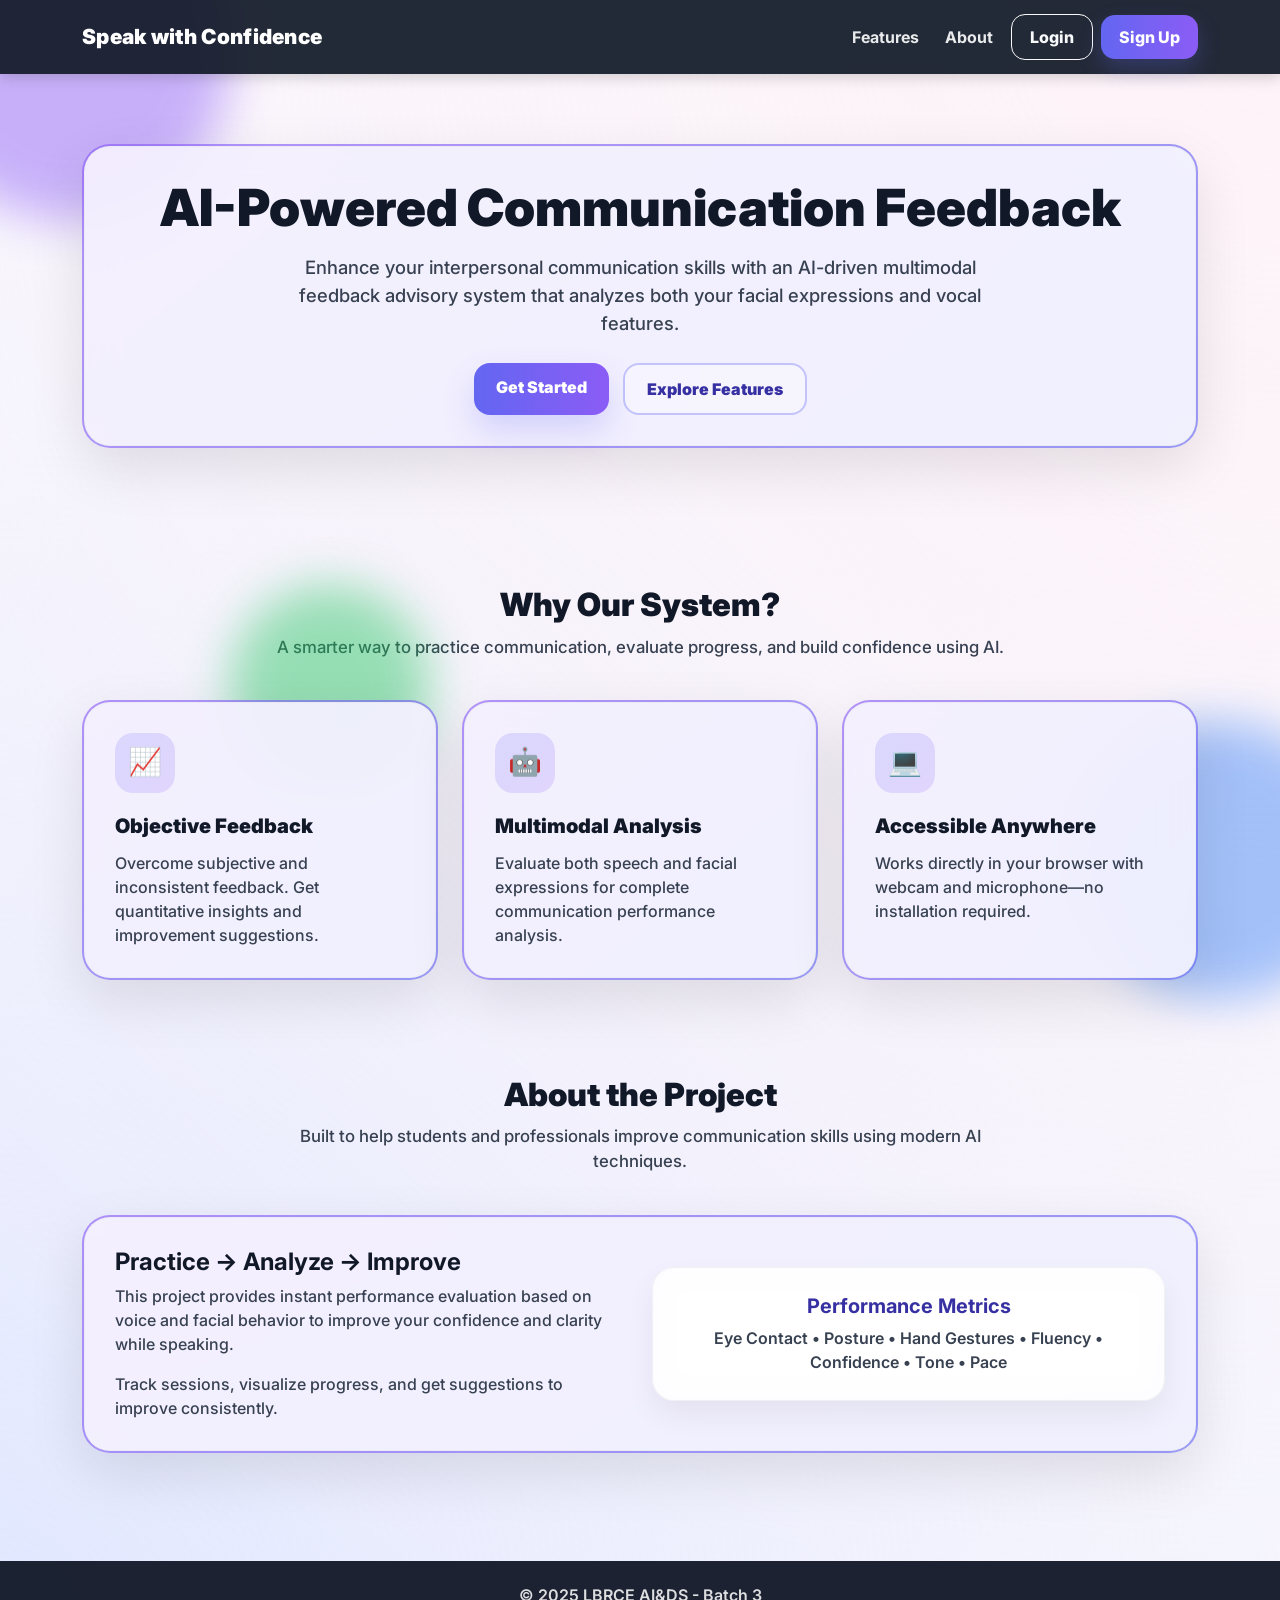
<file: templates/index.html>
<!DOCTYPE html>
<html lang="en">
<head>
  <meta charset="UTF-8">
  <meta name="viewport" content="width=device-width, initial-scale=1.0">
  <title>Welcome - Multimodal Feedback Advisor</title>

  <link href="https://fonts.googleapis.com/css2?family=Inter:wght@300;400;600;700;800;900&display=swap" rel="stylesheet">
  <link href="https://cdn.jsdelivr.net/npm/bootstrap@5.3.2/dist/css/bootstrap.min.css" rel="stylesheet">

  <style>
    html {
      scroll-behavior: smooth; /* ✅ Smooth scrolling */
    }

    body {
      margin: 0;
      padding-top: 74px; /* ✅ Space for fixed navbar */
      font-family: "Inter", "Segoe UI", sans-serif;
      background:
        radial-gradient(circle at top right, #fdf2f8, transparent),
        radial-gradient(circle at bottom left, #e0e7ff, transparent);
      overflow-x: hidden;
    }

    /* ✅ Floating background bubbles */
    .bg-bubble {
      position: absolute;
      border-radius: 50%;
      filter: blur(24px);
      opacity: 0.45;
      z-index: 0;
      animation: float 7s ease-in-out infinite;
    }

    .bubble1 {
      width: 320px;
      height: 320px;
      background: #8b5cf6;
      top: -100px;
      left: -90px;
    }

    .bubble2 {
      width: 280px;
      height: 280px;
      background: #3b82f6;
      bottom: -100px;
      right: -80px;
      animation-delay: 1.6s;
    }

    .bubble3 {
      width: 200px;
      height: 200px;
      background: #22c55e;
      top: 65%;
      left: 18%;
      animation-delay: 2.8s;
    }

    @keyframes float {
      0%, 100% { transform: translateY(0px); }
      50% { transform: translateY(-16px); }
    }

    /* ✅ Navbar */
    .navbar {
      height: 74px;
      background: rgba(17, 24, 39, 0.92) !important;
      backdrop-filter: blur(14px);
      box-shadow: 0 3px 14px rgba(0,0,0,0.18);
      z-index: 10;
    }

    .navbar-brand {
      font-weight: 900;
      font-size: 1.3rem;
      letter-spacing: 0.3px;
    }

    .nav-link {
      font-weight: 700;
      color: rgba(255,255,255,0.9) !important;
      margin-right: 10px;
    }

    .nav-link:hover {
      color: white !important;
    }

    .btn-nav {
      padding: 10px 18px;
      font-weight: 800;
      border-radius: 14px;
    }

    .btn-signup {
      background: linear-gradient(90deg, #6366f1, #8b5cf6);
      border: none;
      color: white;
      box-shadow: 0 10px 22px rgba(99,102,241,0.25);
    }

    .btn-signup:hover {
      opacity: 0.95;
      transform: translateY(-1px);
    }

    /* ✅✅✅ LOGIN STYLE CARD BORDER (Thin Purple Line) ✅✅✅ */
    .login-border-card {
      position: relative;
      border-radius: 28px;
      padding: 2px; /* ✅ Thin purple line */
      background: linear-gradient(135deg, rgba(139,92,246,0.65), rgba(99,102,241,0.65));
      box-shadow: 0 20px 55px rgba(0,0,0,0.10);
      transition: all 0.25s ease;
    }

    .login-border-card:hover {
      transform: translateY(-6px);
      box-shadow: 0 24px 65px rgba(0,0,0,0.12);
    }

    .inside-card {
      border-radius: 26px;
      background: rgba(255, 255, 255, 0.86);
      backdrop-filter: blur(16px);
      padding: 30px;
      border: 1px solid rgba(229,231,235,0.55);
    }

    /* ✅ Hero Section */
    .hero {
      position: relative;
      z-index: 1;
      padding: 70px 0 90px;
      text-align: center;
    }

    .hero-title {
      font-weight: 900;
      font-size: clamp(2rem, 4vw, 3.2rem);
      color: #111827;
      line-height: 1.2;
    }

    .hero-subtitle {
      margin-top: 16px;
      font-size: 1.15rem;
      font-weight: 500;
      color: #374151;
      max-width: 720px;
      margin-left: auto;
      margin-right: auto;
    }

    .hero-buttons {
      margin-top: 26px;
      display: flex;
      gap: 14px;
      justify-content: center;
      flex-wrap: wrap;
    }

    .btn-hero {
      border-radius: 16px;
      padding: 12px 22px;
      font-weight: 900;
      font-size: 1rem;
      transition: 0.2s ease;
    }

    .btn-primary-hero {
      background: linear-gradient(90deg, #6366f1, #8b5cf6);
      border: none;
      box-shadow: 0 16px 32px rgba(99,102,241,0.22);
      color: white;
    }

    .btn-primary-hero:hover {
      opacity: 0.96;
      transform: translateY(-2px);
    }

    .btn-outline-hero {
      border: 2px solid rgba(99, 102, 241, 0.35);
      background: rgba(255,255,255,0.35);
      color: #3730a3;
    }

    .btn-outline-hero:hover {
      background: rgba(99, 102, 241, 0.08);
      transform: translateY(-2px);
    }

    /* ✅ Section Headings */
    .section-title {
      font-weight: 900;
      color: #111827;
      text-align: center;
      font-size: 2rem;
      margin-bottom: 10px;
    }

    .section-subtitle {
      text-align: center;
      color: #374151;
      font-weight: 500;
      max-width: 760px;
      margin: auto;
      margin-bottom: 40px;
      font-size: 1.05rem;
    }

    /* ✅ Feature Icon */
    .feature-icon {
      width: 60px;
      height: 60px;
      border-radius: 18px;
      background: linear-gradient(135deg, rgba(99,102,241,0.18), rgba(139,92,246,0.18));
      display: flex;
      justify-content: center;
      align-items: center;
      font-size: 1.7rem;
      font-weight: 900;
      color: #4f46e5;
      margin-bottom: 18px;
    }

    .feature-title {
      font-weight: 900;
      color: #111827;
      margin-bottom: 10px;
      font-size: 1.25rem;
    }

    .feature-text {
      color: #374151;
      font-weight: 500;
      margin-bottom: 0;
      font-size: 1rem;
    }

    /* ✅ About Section inner metrics card */
    .mini-metrics-card {
      border-radius: 22px;
      padding: 26px;
      background: rgba(255,255,255,0.75);
      backdrop-filter: blur(16px);
      border: 1px solid rgba(229,231,235,0.55);
      box-shadow: 0 14px 30px rgba(0,0,0,0.06);
    }

    /* ✅ Footer */
    footer {
      margin-top: 60px;
      padding: 22px 0;
      background: rgba(17, 24, 39, 0.95);
      color: rgba(255,255,255,0.85);
      text-align: center;
      font-weight: 600;
    }

    /* ✅ Responsive */
    @media (max-width: 768px) {
      .inside-card {
        padding: 22px;
      }
    }
  </style>
</head>

<body>

<!-- ✅ Background bubbles -->
<div class="bg-bubble bubble1"></div>
<div class="bg-bubble bubble2"></div>
<div class="bg-bubble bubble3"></div>

<!-- ✅ FIX: Reset token only once per index-page visit -->
<script>
(async function secureIndexPage() {
    if (!sessionStorage.getItem("index_loaded")) {
        localStorage.removeItem("access_token");
        localStorage.removeItem("username");
        sessionStorage.setItem("index_loaded", "true");
    }

    const token = localStorage.getItem("access_token");
    if (!token) return;

    const res = await fetch("/verify_token", {
        headers: { Authorization: "Bearer " + token }
    });

    if (res.ok) {
        window.location.href = "/practice";
    } else {
        localStorage.clear();
    }
})();
</script>

<!-- ✅ NAVBAR -->
<nav class="navbar navbar-expand-lg navbar-dark fixed-top">
  <div class="container">
    <a class="navbar-brand" href="/">Speak with Confidence</a>

    <button class="navbar-toggler" type="button" data-bs-toggle="collapse" data-bs-target="#navbarMenu">
      <span class="navbar-toggler-icon"></span>
    </button>

    <div class="collapse navbar-collapse" id="navbarMenu">
      <ul class="navbar-nav ms-auto align-items-lg-center mt-3 mt-lg-0">
        <li class="nav-item">
          <a class="nav-link" href="#features">Features</a>
        </li>
        <li class="nav-item">
          <a class="nav-link" href="#about">About</a>
        </li>

        <li class="nav-item mt-2 mt-lg-0">
          <a class="btn btn-outline-light btn-nav me-lg-2" href="/login">Login</a>
        </li>
        <li class="nav-item mt-2 mt-lg-0">
          <a class="btn btn-signup btn-nav" href="/signup">Sign Up</a>
        </li>
      </ul>
    </div>
  </div>
</nav>

<!-- ✅ HERO -->
<header class="hero">
  <div class="container">
    <div class="login-border-card">
      <div class="inside-card text-center">
        <h1 class="hero-title">AI-Powered Communication Feedback</h1>
        <p class="hero-subtitle">
          Enhance your interpersonal communication skills with an AI-driven multimodal feedback advisory system
          that analyzes both your facial expressions and vocal features.
        </p>

        <div class="hero-buttons">
          <a href="/signup" class="btn btn-hero btn-primary-hero">
            Get Started
          </a>
          <a href="#features" class="btn btn-hero btn-outline-hero">
            Explore Features
          </a>
        </div>
      </div>
    </div>
  </div>
</header>

<!-- ✅ FEATURES -->
<section class="py-5" id="features">
  <div class="container">
    <h2 class="section-title">Why Our System?</h2>
    <p class="section-subtitle">
      A smarter way to practice communication, evaluate progress, and build confidence using AI.
    </p>

    <div class="row g-4">

      <div class="col-md-4">
        <div class="login-border-card h-100">
          <div class="inside-card h-100">
            <div class="feature-icon">📈</div>
            <div class="feature-title">Objective Feedback</div>
            <p class="feature-text">
              Overcome subjective and inconsistent feedback. Get quantitative insights and improvement suggestions.
            </p>
          </div>
        </div>
      </div>

      <div class="col-md-4">
        <div class="login-border-card h-100">
          <div class="inside-card h-100">
            <div class="feature-icon">🤖</div>
            <div class="feature-title">Multimodal Analysis</div>
            <p class="feature-text">
              Evaluate both speech and facial expressions for complete communication performance analysis.
            </p>
          </div>
        </div>
      </div>

      <div class="col-md-4">
        <div class="login-border-card h-100">
          <div class="inside-card h-100">
            <div class="feature-icon">💻</div>
            <div class="feature-title">Accessible Anywhere</div>
            <p class="feature-text">
              Works directly in your browser with webcam and microphone—no installation required.
            </p>
          </div>
        </div>
      </div>

    </div>
  </div>
</section>

<!-- ✅ ABOUT -->
<section class="py-5" id="about">
  <div class="container">
    <h2 class="section-title">About the Project</h2>
    <p class="section-subtitle">
      Built to help students and professionals improve communication skills using modern AI techniques.
    </p>

    <div class="login-border-card">
      <div class="inside-card">
        <div class="row g-4 align-items-center">

          <div class="col-md-6">
            <h4 class="fw-bold" style="color:#111827;">
              Practice → Analyze → Improve
            </h4>
            <p style="color:#374151;font-weight:500;">
              This project provides instant performance evaluation based on voice and facial behavior
              to improve your confidence and clarity while speaking.
            </p>
            <p style="color:#374151;font-weight:500;margin-bottom:0;">
              Track sessions, visualize progress, and get suggestions to improve consistently.
            </p>
          </div>

          <div class="col-md-6 text-center">
            <div class="mini-metrics-card">
              <h5 class="fw-bold mb-2" style="color:#3730a3;">Performance Metrics</h5>
              <p class="mb-0" style="color:#374151;font-weight:600;">
                Eye Contact • Posture • Hand Gestures • Fluency • Confidence • Tone • Pace
              </p>
            </div>
          </div>

        </div>
      </div>
    </div>

  </div>
</section>

<!-- ✅ FOOTER -->
<footer>
  <p class="mb-0">&copy; 2025 LBRCE AI&DS - Batch 3</p>
</footer>

<script src="https://cdn.jsdelivr.net/npm/bootstrap@5.3.2/dist/js/bootstrap.bundle.min.js"></script>

</body>
</html>
</file>
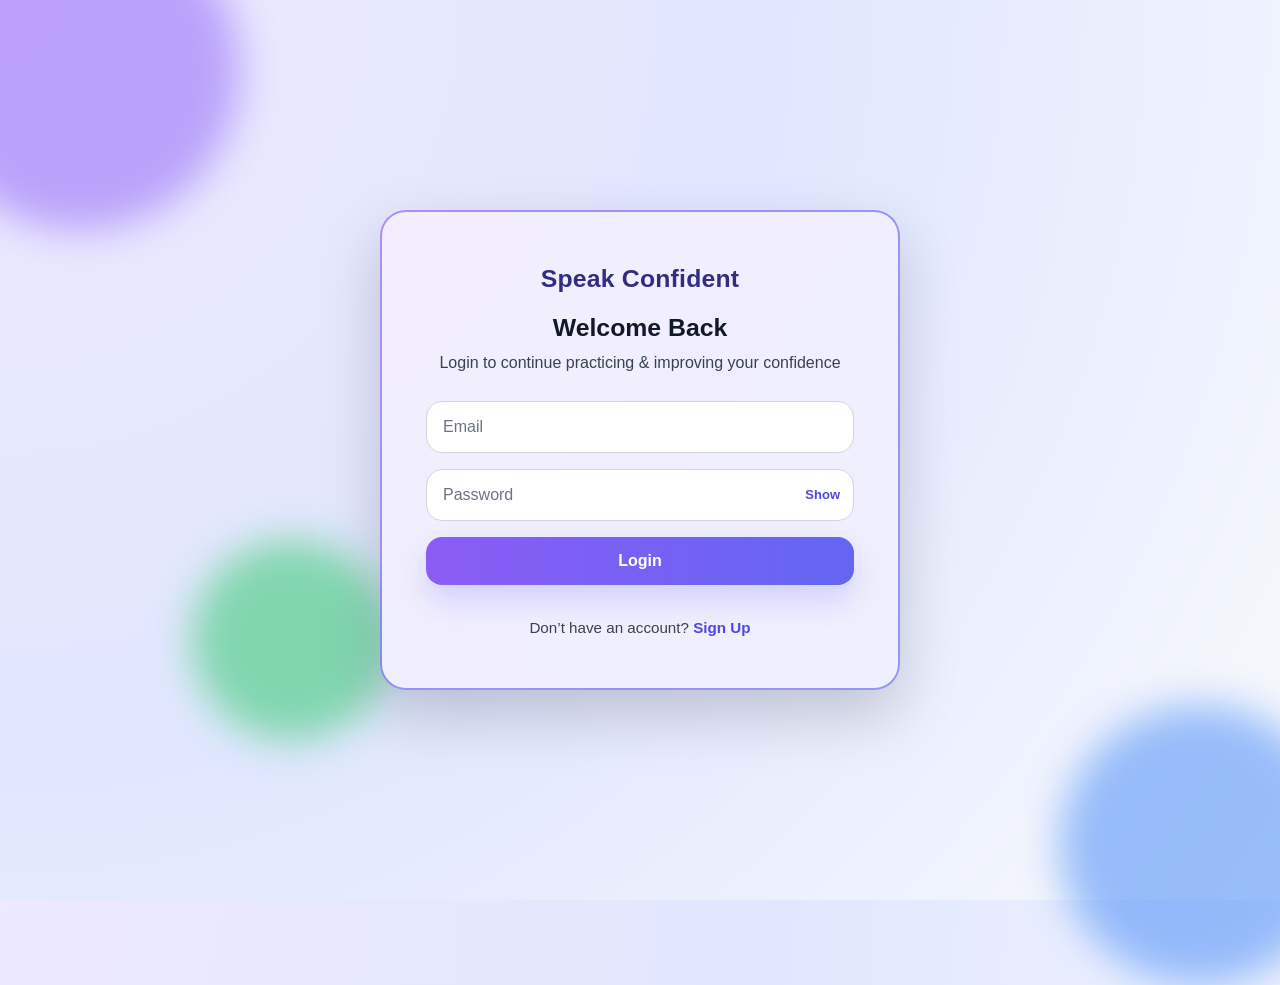
<file: templates/login.html>
<!DOCTYPE html>
<html lang="en">
<head>
  <meta charset="UTF-8" />
  <meta name="viewport" content="width=device-width, initial-scale=1.0"/>
  <title>Login - Speak Confident</title>

  <link href="https://cdn.jsdelivr.net/npm/bootstrap@5.3.2/dist/css/bootstrap.min.css" rel="stylesheet">

  <style>
    body {
      margin: 0;
      height: 100vh;
      font-family: 'Poppins', sans-serif;
      display: flex;
      align-items: center;
      justify-content: center;
      overflow: hidden;
      background: radial-gradient(circle at top left, #ede9fe, #e0e7ff, #f8fafc);
    }

    /* ✅ Background bubbles */
    .bg-bubble {
      position: absolute;
      border-radius: 50%;
      filter: blur(20px);
      opacity: 0.5;
      z-index: 0;
      animation: float 6s ease-in-out infinite;
    }

    .bubble1 {
      width: 320px;
      height: 320px;
      background: #8b5cf6;
      top: -90px;
      left: -80px;
    }

    .bubble2 {
      width: 280px;
      height: 280px;
      background: #3b82f6;
      bottom: -85px;
      right: -60px;
      animation-delay: 1.5s;
    }

    .bubble3 {
      width: 200px;
      height: 200px;
      background: #22c55e;
      top: 60%;
      left: 15%;
      animation-delay: 2.2s;
    }

    @keyframes float {
      0%,100% { transform: translateY(0px); }
      50% { transform: translateY(-18px); }
    }

    /* ✅ Bigger Login card */
    .login-wrapper {
      position: relative;
      width: 520px;          /* ✅ increased width */
      max-width: 94%;
      border-radius: 26px;
      overflow: hidden;
      padding: 2px;
      background: linear-gradient(135deg, rgba(139,92,246,0.65), rgba(99,102,241,0.65));
      box-shadow: 0 25px 60px rgba(0,0,0,0.18);
      z-index: 1;
    }

    .login-form {
      width: 100%;
      padding: 48px 44px;    /* ✅ increased padding */
      border-radius: 24px;
      background: rgba(255,255,255,0.85);
      backdrop-filter: blur(18px);
      display: flex;
      flex-direction: column;
      justify-content: center;
      animation: fadeUp 0.7s ease;
    }

    @keyframes fadeUp {
      from { opacity: 0; transform: translateY(18px); }
      to { opacity: 1; transform: translateY(0); }
    }

    /* ✅ Brand (only text) */
    .brand {
      display: flex;
      align-items: center;
      justify-content: center;
      margin-bottom: 16px;
    }

    .brand span {
      font-size: 1.55rem;     /* ✅ bigger */
      font-weight: 800;
      color: #312e81;         /* ✅ darker */
      letter-spacing: 0.2px;
    }

    /* ✅ More visible heading */
    h2 {
      font-weight: 900;
      margin-bottom: 8px;
      text-align: center;
      color: #111827;
      font-size: 1.55rem;     /* ✅ bigger */
    }

    /* ✅ More visible subtitle */
    p {
      color: #374151;         /* ✅ darker */
      margin-bottom: 26px;
      text-align: center;
      font-size: 1rem;        /* ✅ bigger */
      font-weight: 500;
    }

    .form-control {
      border-radius: 16px;
      padding: 13px 16px;
      border: 1px solid #d1d5db;
      background: rgba(255,255,255,0.98);
      transition: all 0.2s ease;
      font-size: 1rem;
      font-weight: 500;
      color: #111827;
    }

    .form-control::placeholder {
      color: #6b7280;
      font-weight: 500;
    }

    .form-control:focus {
      border-color: #6366f1;
      box-shadow: 0 0 0 4px rgba(99, 102, 241, 0.18);
    }

    .password-box {
      position: relative;
    }

    .toggle-pass {
      position: absolute;
      top: 50%;
      right: 14px;
      transform: translateY(-50%);
      cursor: pointer;
      font-size: 13px;
      font-weight: 700;
      color: #4f46e5;
      user-select: none;
    }

    .btn-login {
      background: linear-gradient(90deg, #8b5cf6, #6366f1);
      border: none;
      color: white;
      padding: 12px;
      border-radius: 16px;
      font-weight: 800;
      font-size: 1rem;
      transition: transform 0.15s ease, opacity 0.2s ease;
      box-shadow: 0 15px 30px rgba(99,102,241,0.22);
    }

    .btn-login:hover {
      opacity: 0.96;
      transform: translateY(-2px);
    }

    .footer-links {
      margin-top: 16px;
      font-size: 0.95rem;
      color: #374151;
      text-align: center;
      font-weight: 500;
    }

    .footer-links a {
      color: #4f46e5;
      text-decoration: none;
      font-weight: 800;
    }

    .footer-links a:hover {
      text-decoration: underline;
    }

    /* ✅ Error box */
    .error-box {
      display: none;
      padding: 10px 12px;
      border-radius: 14px;
      background: rgba(239,68,68,0.10);
      border: 1px solid rgba(239,68,68,0.25);
      color: #b91c1c;
      font-weight: 700;
      font-size: 0.95rem;
      margin-bottom: 14px;
      text-align: center;
    }
  </style>
</head>

<body>

<!-- ✅ Background -->
<div class="bg-bubble bubble1"></div>
<div class="bg-bubble bubble2"></div>
<div class="bg-bubble bubble3"></div>

<!-- 🔐 Clean session only once -->
<script>
if (!sessionStorage.getItem("login_cleaned")) {
  localStorage.clear();
  sessionStorage.setItem("login_cleaned", "yes");
}
</script>

<!-- 🔁 Auto redirect if already logged in -->
<script>
(async function () {
  const token = localStorage.getItem("access_token");
  if (!token) return;

  const res = await fetch("/verify_token", {
    headers: { Authorization: "Bearer " + token }
  });

  if (res.ok) window.location.href = "/home";
  else localStorage.clear();
})();
</script>

<div class="login-wrapper">

  <div class="login-form">

    <div class="brand">
      <span>Speak Confident</span>
    </div>

    <!-- ✅ Emoji removed -->
    <h2>Welcome Back</h2>
    <p>Login to continue practicing & improving your confidence</p>

    <div class="error-box" id="errorBox">Invalid credentials</div>

    <form id="loginForm">
      <div class="mb-3">
        <input type="email" class="form-control" id="email" placeholder="Email" required>
      </div>

      <div class="mb-3 password-box">
        <input type="password" class="form-control" id="password" placeholder="Password" required>
        <span class="toggle-pass" id="togglePass">Show</span>
      </div>

      <button type="submit" class="btn btn-login w-100 mb-3" id="loginBtn">
        Login
      </button>

      <div class="footer-links">
        Don’t have an account? <a href="/signup">Sign Up</a>
      </div>
    </form>

  </div>
</div>

<script>
/* 👁️ Show/Hide password */
document.getElementById("togglePass").addEventListener("click", () => {
  const pass = document.getElementById("password");
  const toggle = document.getElementById("togglePass");

  if (pass.type === "password") {
    pass.type = "text";
    toggle.textContent = "Hide";
  } else {
    pass.type = "password";
    toggle.textContent = "Show";
  }
});

document.getElementById("loginForm").addEventListener("submit", async (e) => {
  e.preventDefault();

  const email = document.getElementById("email").value.trim();
  const password = document.getElementById("password").value.trim();

  const errorBox = document.getElementById("errorBox");
  const loginBtn = document.getElementById("loginBtn");

  errorBox.style.display = "none";
  loginBtn.disabled = true;
  loginBtn.innerHTML = "Logging in...";

  try {
    const res = await fetch("/login_user", {
      method: "POST",
      headers: { "Content-Type": "application/json" },
      body: JSON.stringify({ email, password })
    });

    const data = await res.json();

    if (res.ok && data.access_token) {
      localStorage.setItem("access_token", data.access_token);
      localStorage.setItem("username", data.username);
      sessionStorage.removeItem("login_cleaned");
      window.location.href = "/home";
    } else {
      errorBox.textContent = data.message || "Invalid credentials";
      errorBox.style.display = "block";
    }
  } catch {
    errorBox.textContent = "Login failed. Try again.";
    errorBox.style.display = "block";
  } finally {
    loginBtn.disabled = false;
    loginBtn.innerHTML = "Login";
  }
});

/* 🚫 Prevent back navigation */
window.history.pushState(null, "", window.location.href);
window.onpopstate = () => {
  window.history.pushState(null, "", window.location.href);
};
</script>

</body>
</html>
</file>
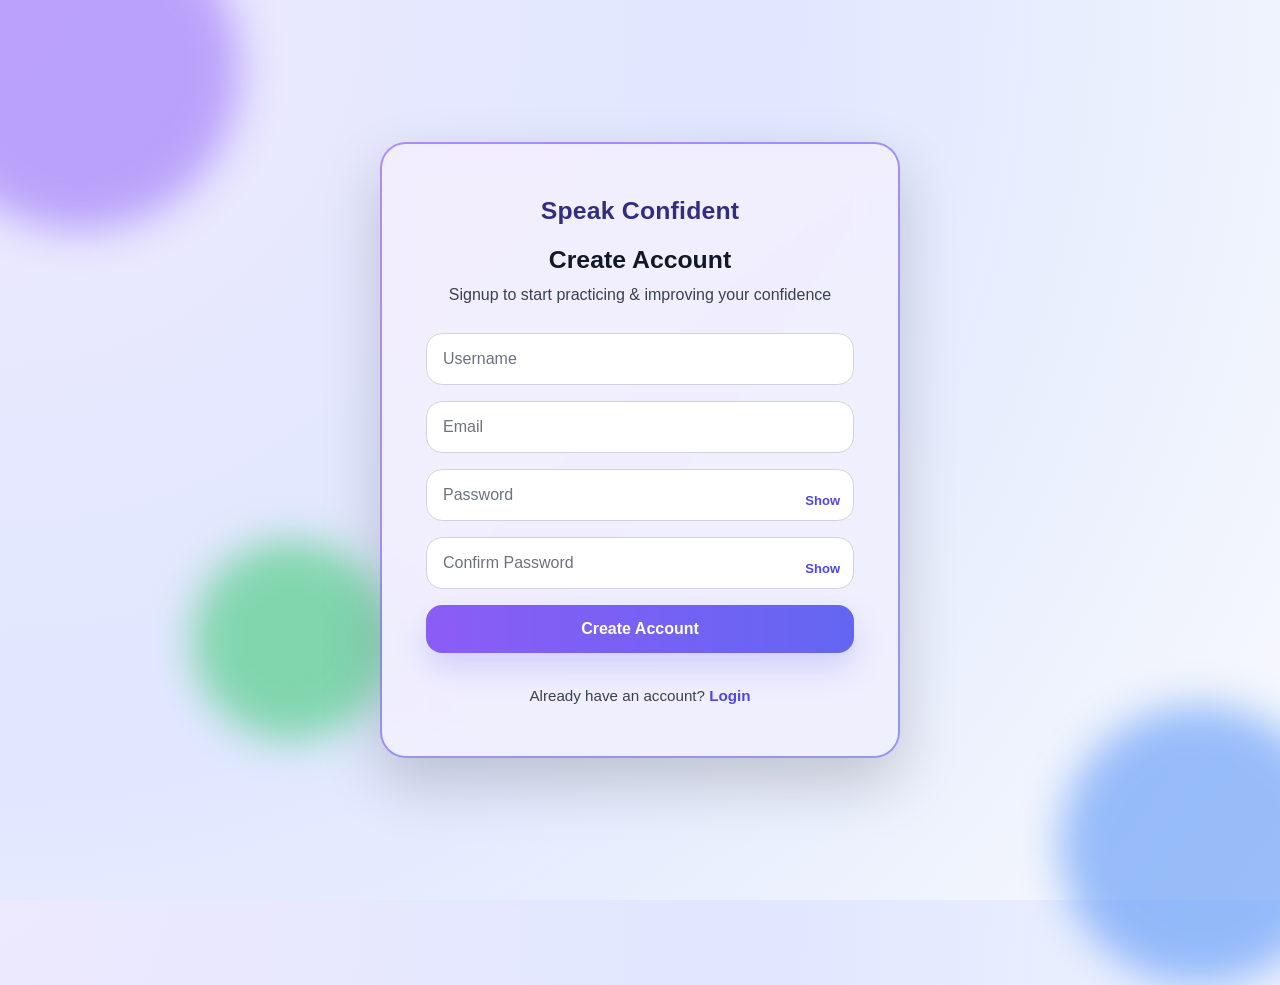
<file: templates/signup.html>
<!DOCTYPE html>
<html lang="en">
<head>
  <meta charset="UTF-8"><meta name="viewport" content="width=device-width, initial-scale=1.0">
  <title>Sign Up - Speak Confident</title>
  <link href="https://cdn.jsdelivr.net/npm/bootstrap@5.3.2/dist/css/bootstrap.min.css" rel="stylesheet">

  <style>
    body {
      margin: 0;
      height: 100vh;
      font-family: 'Poppins', sans-serif;
      display: flex;
      align-items: center;
      justify-content: center;
      overflow: hidden;
      background: radial-gradient(circle at top left, #ede9fe, #e0e7ff, #f8fafc);
    }

    /* ✅ Background bubbles */
    .bg-bubble {
      position: absolute;
      border-radius: 50%;
      filter: blur(20px);
      opacity: 0.5;
      z-index: 0;
      animation: float 6s ease-in-out infinite;
    }

    .bubble1 {
      width: 320px;
      height: 320px;
      background: #8b5cf6;
      top: -90px;
      left: -80px;
    }

    .bubble2 {
      width: 280px;
      height: 280px;
      background: #3b82f6;
      bottom: -85px;
      right: -60px;
      animation-delay: 1.5s;
    }

    .bubble3 {
      width: 200px;
      height: 200px;
      background: #22c55e;
      top: 60%;
      left: 15%;
      animation-delay: 2.2s;
    }

    @keyframes float {
      0%,100% { transform: translateY(0px); }
      50% { transform: translateY(-18px); }
    }

    /* ✅ Bigger Card (same as login page) */
    .signup-wrapper {
      position: relative;
      width: 520px;
      max-width: 94%;
      border-radius: 26px;
      overflow: hidden;
      padding: 2px;
      background: linear-gradient(135deg, rgba(139,92,246,0.65), rgba(99,102,241,0.65));
      box-shadow: 0 25px 60px rgba(0,0,0,0.18);
      z-index: 1;
    }

    .signup-form {
      width: 100%;
      padding: 48px 44px;
      border-radius: 24px;
      background: rgba(255,255,255,0.85);
      backdrop-filter: blur(18px);
      display: flex;
      flex-direction: column;
      justify-content: center;
      animation: fadeUp 0.7s ease;
    }

    @keyframes fadeUp {
      from { opacity: 0; transform: translateY(18px); }
      to { opacity: 1; transform: translateY(0); }
    }

    /* ✅ Brand */
    .brand {
      display: flex;
      align-items: center;
      justify-content: center;
      margin-bottom: 16px;
    }

    .brand span {
      font-size: 1.55rem;
      font-weight: 800;
      color: #312e81;
      letter-spacing: 0.2px;
    }

    /* ✅ Heading + subtitle */
    h2 {
      font-weight: 900;
      margin-bottom: 8px;
      text-align: center;
      color: #111827;
      font-size: 1.55rem;
    }

    p {
      color: #374151;
      margin-bottom: 26px;
      text-align: center;
      font-size: 1rem;
      font-weight: 500;
    }

    .form-control {
      border-radius: 16px;
      padding: 13px 16px;
      border: 1px solid #d1d5db;
      background: rgba(255,255,255,0.98);
      font-size: 1rem;
      font-weight: 500;
      color: #111827;
      transition: all 0.2s ease;
    }

    .form-control::placeholder {
      color: #6b7280;
      font-weight: 500;
    }

    .form-control:focus {
      border-color: #6366f1;
      box-shadow: 0 0 0 4px rgba(99, 102, 241, 0.18);
    }

    /* ✅ Password toggle */
    .password-box {
      position: relative;
    }

    /* ✅ NEW: give space for Show/Hide */
    .password-box input {
      padding-right: 70px;
    }

    /* ✅ UPDATED: Fix toggle button moving down */
    .toggle-pass {
      position: absolute;
      top: 22px; /* ✅ fixed position instead of 50% */
      right: 14px;
      transform: none; /* ✅ remove translateY */
      cursor: pointer;
      font-size: 13px;
      font-weight: 700;
      color: #4f46e5;
      user-select: none;
      z-index: 5;
    }

    /* ✅ Button (same style) */
    .btn-signup {
      background: linear-gradient(90deg, #8b5cf6, #6366f1);
      border: none;
      color: white;
      padding: 12px;
      border-radius: 16px;
      font-weight: 800;
      font-size: 1rem;
      transition: transform 0.15s ease, opacity 0.2s ease;
      box-shadow: 0 15px 30px rgba(99,102,241,0.22);
    }

    .btn-signup:hover {
      opacity: 0.96;
      transform: translateY(-2px);
    }

    /* ✅ Strength text */
    #strengthText {
      display: block;
      margin-top: 8px;
      font-weight: 700;
      font-size: 0.9rem;
    }

    /* ✅ Footer links */
    .footer-links {
      margin-top: 16px;
      font-size: 0.95rem;
      color: #374151;
      text-align: center;
      font-weight: 500;
    }

    .footer-links a {
      color: #4f46e5;
      text-decoration: none;
      font-weight: 800;
    }

    .footer-links a:hover {
      text-decoration: underline;
    }

    /* ✅ Error box (same as login page) */
    .error-box {
      display: none;
      padding: 10px 12px;
      border-radius: 14px;
      background: rgba(239,68,68,0.10);
      border: 1px solid rgba(239,68,68,0.25);
      color: #b91c1c;
      font-weight: 700;
      font-size: 0.95rem;
      margin-bottom: 14px;
      text-align: center;
    }
  </style>
</head>

<body>

<!-- ✅ Background -->
<div class="bg-bubble bubble1"></div>
<div class="bg-bubble bubble2"></div>
<div class="bg-bubble bubble3"></div>

<div class="signup-wrapper">
  <div class="signup-form">

    <div class="brand">
      <span>Speak Confident</span>
    </div>

    <h2>Create Account</h2>
    <p>Signup to start practicing & improving your confidence</p>

    <div class="error-box" id="errorBox">Error message</div>

    <form id="signupForm" action="/register_user" method="POST" onsubmit="return validateSignup()">

      <div class="mb-3">
        <input type="text" class="form-control" id="username" name="username"
               placeholder="Username" required minlength="3">
      </div>

      <div class="mb-3">
        <input type="email" class="form-control" id="email" name="email"
               placeholder="Email" required>
      </div>

      <div class="mb-3 password-box">
        <input type="password" class="form-control" id="password" name="password"
               placeholder="Password" required minlength="6">
        <span class="toggle-pass" id="togglePass1">Show</span>
        <small id="strengthText" class="text-muted"></small>
      </div>

      <div class="mb-3 password-box">
        <input type="password" class="form-control" id="confirmPassword"
               placeholder="Confirm Password" required>
        <span class="toggle-pass" id="togglePass2">Show</span>
      </div>

      <button type="submit" class="btn btn-signup w-100 mb-3" id="signupBtn">
        Create Account
      </button>

      <div class="footer-links">
        Already have an account? <a href="/login">Login</a>
      </div>

    </form>
  </div>
</div>

<script>
  /* 👁️ Toggle password text like login page */
  function togglePassword(fieldId, toggleId) {
    const field = document.getElementById(fieldId);
    const toggle = document.getElementById(toggleId);

    if (field.type === "password") {
      field.type = "text";
      toggle.textContent = "Hide";
    } else {
      field.type = "password";
      toggle.textContent = "Show";
    }
  }

  document.getElementById("togglePass1").addEventListener("click", () => {
    togglePassword("password", "togglePass1");
  });

  document.getElementById("togglePass2").addEventListener("click", () => {
    togglePassword("confirmPassword", "togglePass2");
  });

  /* ✅ Password strength like before */
  document.getElementById('password').addEventListener('input', function(){
    const s = document.getElementById('strengthText');
    const v = this.value;

    if(v.length < 6){
      s.textContent = 'Weak password';
      s.className = 'text-danger';
    } else if(v.length < 10){
      s.textContent = 'Moderate password';
      s.className = 'text-warning';
    } else {
      s.textContent = 'Strong password';
      s.className = 'text-success';
    }
  });

  function validateSignup(){
    const username=document.getElementById('username'),
          email=document.getElementById('email'),
          password=document.getElementById('password'),
          confirmPassword=document.getElementById('confirmPassword');

    const errorBox = document.getElementById("errorBox");
    errorBox.style.display = "none";

    username.classList.remove("is-invalid");
    email.classList.remove("is-invalid");
    password.classList.remove("is-invalid");
    confirmPassword.classList.remove("is-invalid");

    if(username.value.length < 3){
      username.classList.add("is-invalid");
      errorBox.textContent = "Username must be at least 3 characters.";
      errorBox.style.display = "block";
      return false;
    }

    if(!email.value.includes('@') || !email.value.includes('.')){
      email.classList.add("is-invalid");
      errorBox.textContent = "Enter a valid email address.";
      errorBox.style.display = "block";
      return false;
    }

    if(password.value.length < 6){
      password.classList.add("is-invalid");
      errorBox.textContent = "Password must be at least 6 characters.";
      errorBox.style.display = "block";
      return false;
    }

    if(password.value !== confirmPassword.value){
      confirmPassword.classList.add("is-invalid");
      errorBox.textContent = "Passwords do not match.";
      errorBox.style.display = "block";
      return false;
    }

    return true;
  }

  /* ✅ Fetch Signup with error box + loading like login page */
  document.getElementById('signupForm').addEventListener('submit', async (e) => {
    e.preventDefault();
    if (!validateSignup()) return;

    const signupBtn = document.getElementById("signupBtn");
    const errorBox = document.getElementById("errorBox");

    signupBtn.disabled = true;
    signupBtn.innerHTML = "Creating account...";
    errorBox.style.display = "none";

    const formData = new FormData(e.target);

    try {
      const res = await fetch('/register_user', { method: 'POST', body: formData });
      const data = await res.json();

      if (data.status === 'success') {
        // ✅ UPDATED TOKEN KEY (NO deletion, only update)
        if (data.access_token) {
          localStorage.setItem("access_token", data.access_token);
          localStorage.setItem("username", (formData.get("username") || ""));
          window.location.href = '/home';
          return;
        }

        window.location.href = '/login';
      } else {
        errorBox.textContent = data.message || "Signup failed.";
        errorBox.style.display = "block";
      }
    } catch (err) {
      console.error(err);
      errorBox.textContent = "Network error. Try again.";
      errorBox.style.display = "block";
    } finally {
      signupBtn.disabled = false;
      signupBtn.innerHTML = "Create Account";
    }
  });
</script>

</body>
</html>
</file>
